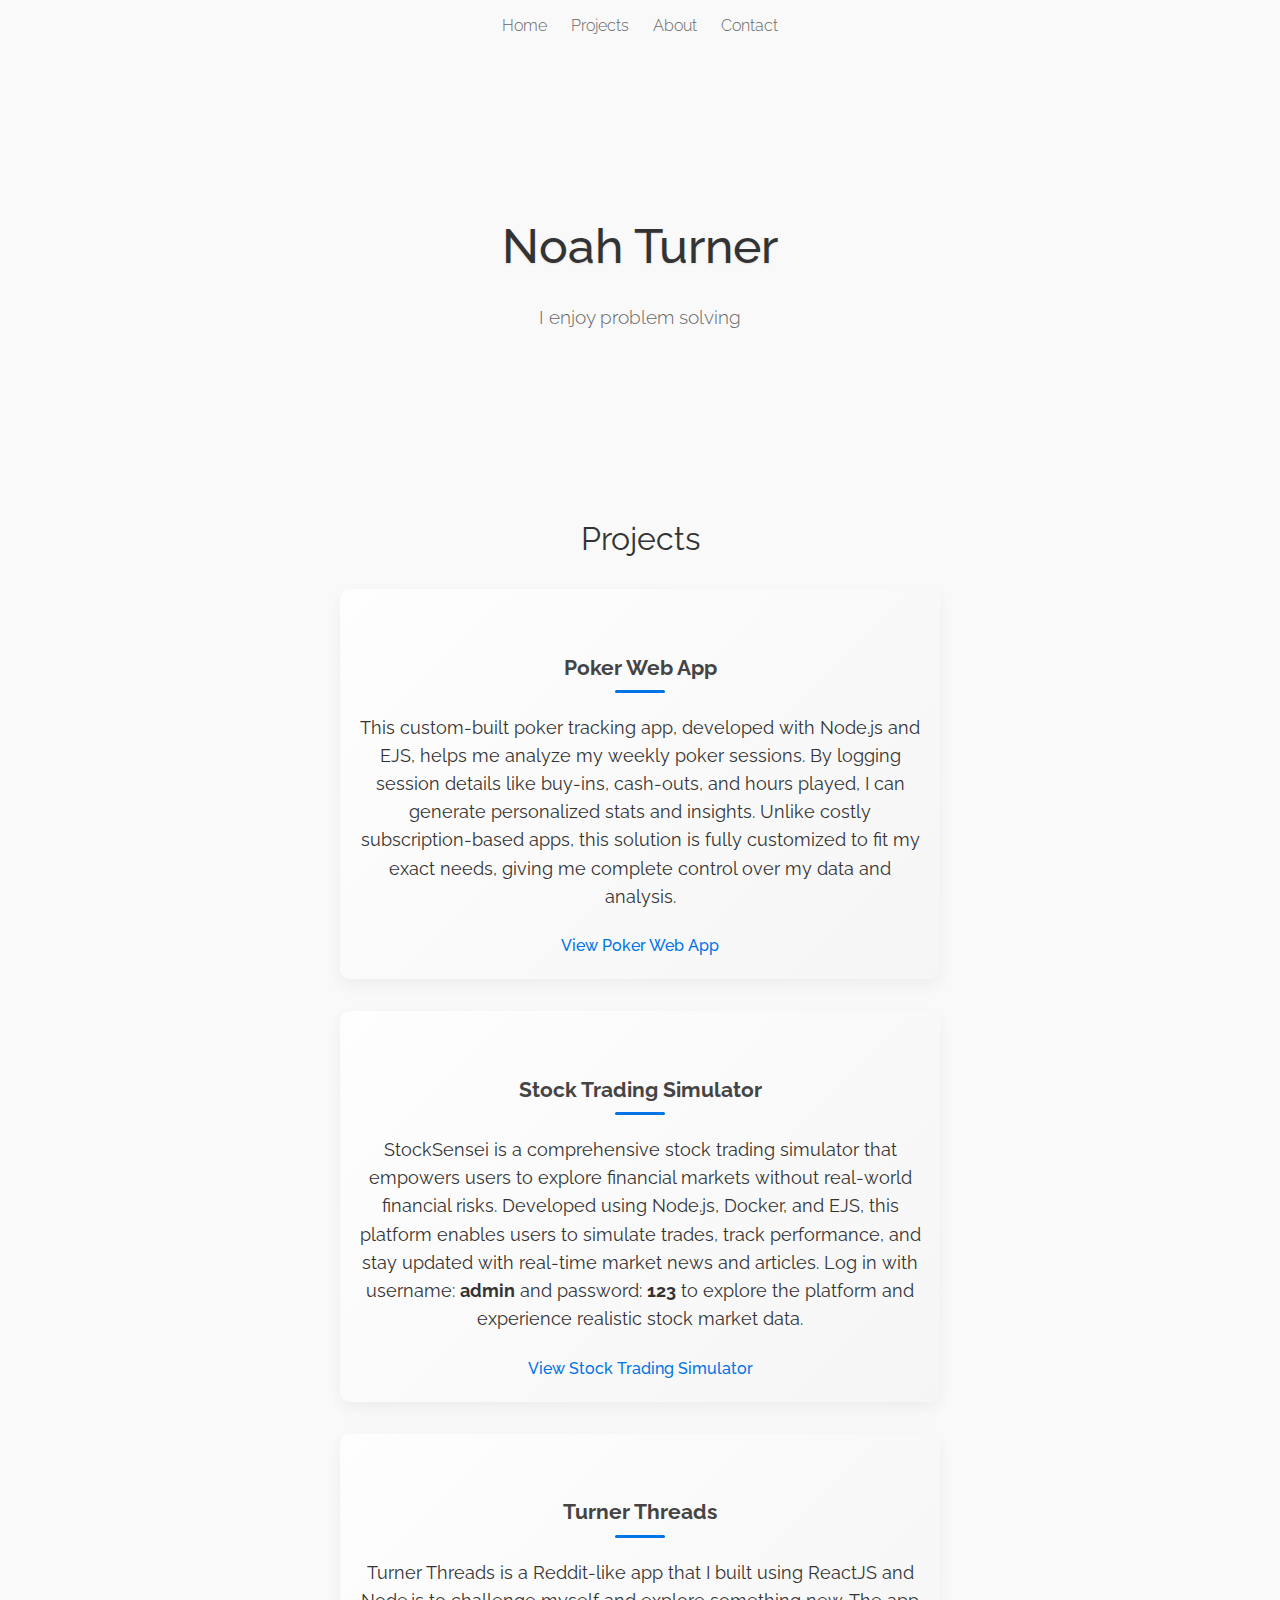
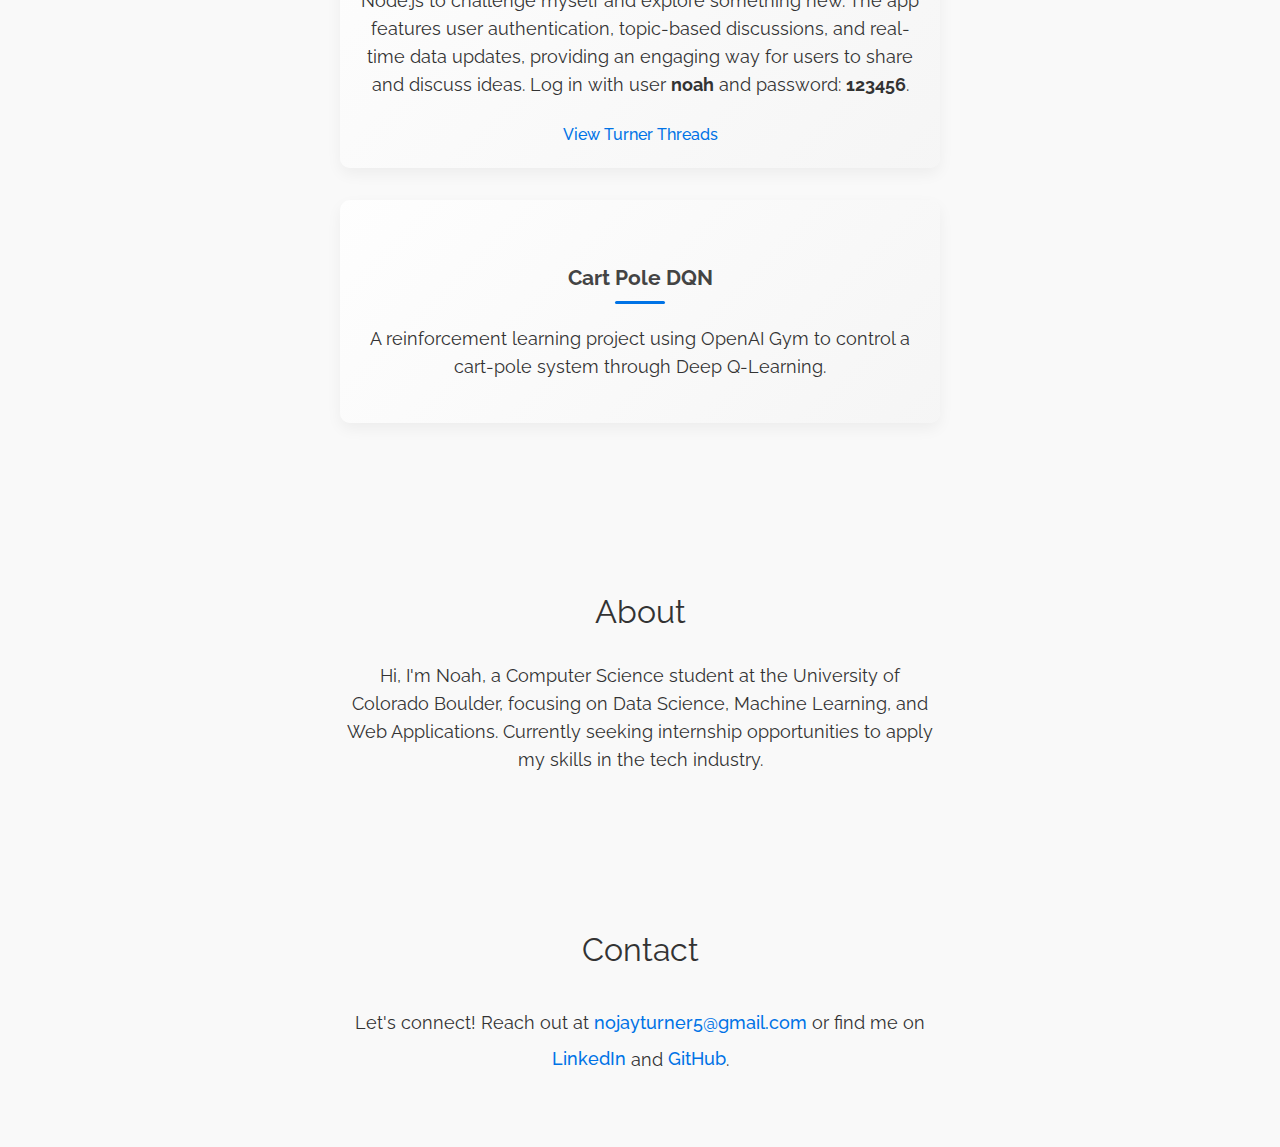
<file: index.html>
<!DOCTYPE html>
<html lang="en">
<head>
    <link rel="icon" type="image/x-icon" href="logoweb.ico" sizes="128x128">

    <meta charset="UTF-8">
    <meta name="viewport" content="width=device-width, initial-scale=1.0">
    <title>Noah Turner - Portfolio</title>
    <link rel="stylesheet" href="style.css">
    <link rel="stylesheet" href="https://fonts.googleapis.com/css2?family=Raleway:wght@300;500&display=swap">
    <link rel="stylesheet" href="https://fonts.googleapis.com/css2?family=Poppins:wght@300;500&display=swap">
</head>
<body>

    <!-- Navigation Menu -->
    <nav>
        <ul>
            <li><a href="#home">Home</a></li>
            <!-- <li><a href="#experience">Experience</a></li> -->
            <li><a href="#projects">Projects</a></li>
            <li><a href="#about">About</a></li>
            <li><a href="#contact">Contact</a></li>
        </ul>
    </nav>

    <!-- Header Section -->
    <header id="home">
        <h1>Noah Turner</h1>
        <p>I enjoy problem solving</p>
    </header>

    <!-- Projects Section -->
    <section id="projects">
        <h2>Projects</h2>

        <div class="project">
            <h3>Poker Web App</h3>
            <p>This custom-built poker tracking app, developed with Node.js and EJS, helps me analyze my weekly poker sessions. By logging session details like buy-ins, cash-outs, and hours played, I can generate personalized stats and insights. Unlike costly subscription-based apps, this solution is fully customized to fit my exact needs, giving me complete control over my data and analysis.</p>
            <a href="http://noahturner.org:8001">View Poker Web App</a>
        </div>

        <div class="project">
            <h3>Stock Trading Simulator</h3>
            <p>StockSensei is a comprehensive stock trading simulator that empowers users to explore financial markets without real-world financial risks. Developed using Node.js, Docker, and EJS, this platform enables users to simulate trades, track performance, and stay updated with real-time market news and articles. Log in with username: <strong>admin</strong> and password: <strong>123</strong> to explore the platform and experience realistic stock market data.</p>
            <a href="http://noahturner.org:8060">View Stock Trading Simulator</a>
        </div>

        <div class="project">
            <h3>Turner Threads</h3>
            <p>Turner Threads is a Reddit-like app that I built using ReactJS and Node.js to challenge myself and explore something new. The app features user authentication, topic-based discussions, and real-time data updates, providing an engaging way for users to share and discuss ideas. Log in with user <strong>noah</strong> and password: <strong>123456</strong>.
            </p>
            <a href="http://noahturner.org:Y5001">View Turner Threads</a>
        </div>

        <div class="project">
            <h3>Cart Pole DQN</h3>
            <p>A reinforcement learning project using OpenAI Gym to control a cart-pole system through Deep Q-Learning.</p>
        </div>
    </section>

    <!-- About Section -->
    <section id="about">
        <h2>About</h2>
        <p>Hi, I'm Noah, a Computer Science student at the University of Colorado Boulder, focusing on Data Science, Machine Learning, and Web Applications. Currently seeking internship opportunities to apply my skills in the tech industry.</p>
    </section>

    <!-- Contact Section -->
    <section id="contact">
        <h2>Contact</h2>
        <p>Let's connect! Reach out at <a href="mailto:nojayturner5@gmail.com">nojayturner5@gmail.com</a> or find me on <a href="https://www.linkedin.com/in/noah-turner-725822313/">LinkedIn</a> and <a href="https://github.com/nojay5">GitHub</a>.</p>
    </section>

</body>
</html>
</file>
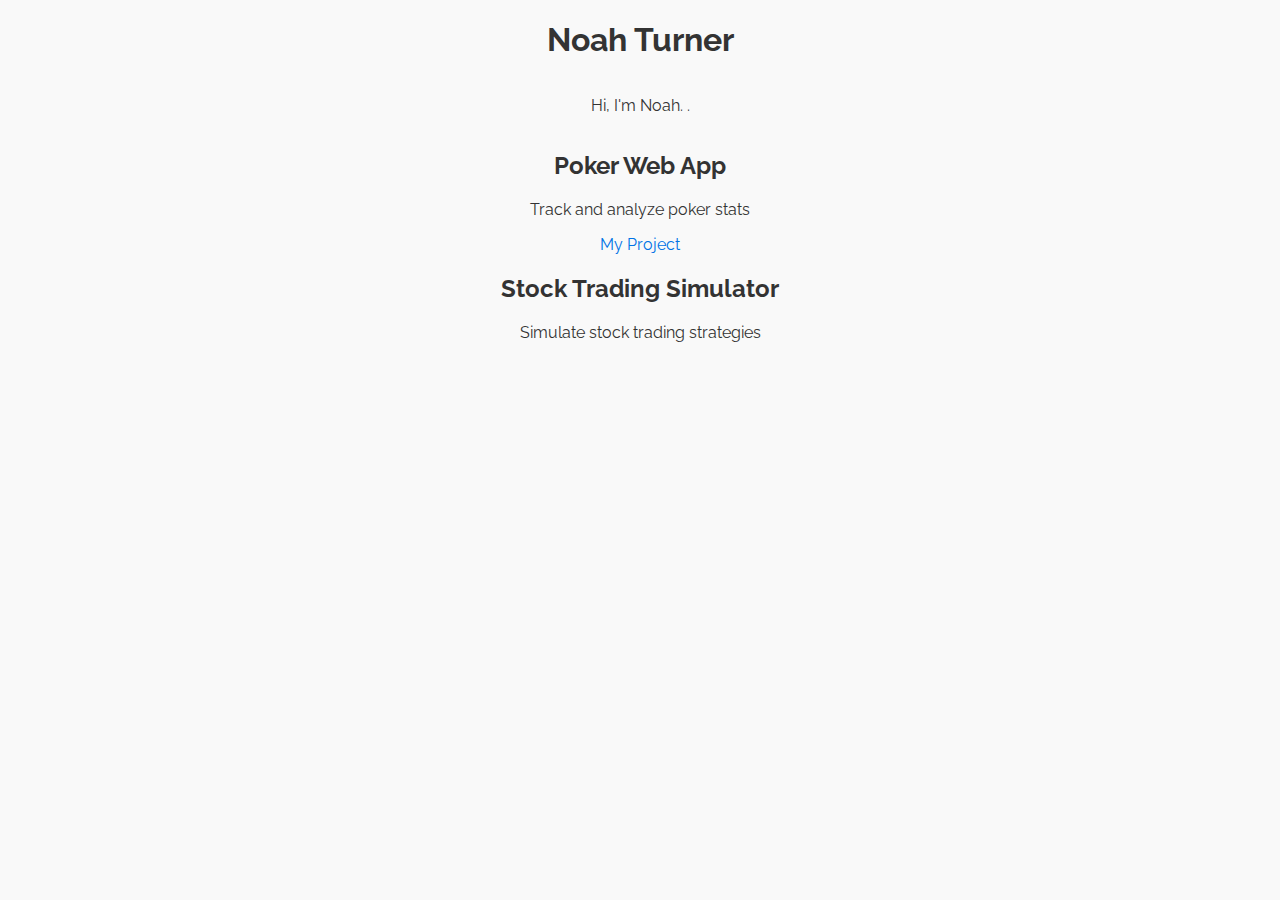
<file: noah.html>
<!DOCTYPE html>
<html lang="en">
<head>
    <meta charset="UTF-8">
    <meta name="viewport" content="width=device-width, initial-scale=1.0">
    <title>Noah Turner - Portfolio</title>
    <link rel="stylesheet" href="style.css">
    <link rel="stylesheet" href="https://fonts.googleapis.com/css2?family=Raleway:wght@300;500&display=swap">
    <link rel="stylesheet" href="https://fonts.googleapis.com/css2?family=Poppins:wght@300;500&display=swap">

</head>
<body>

    <h1>Noah Turner</h1>

    <div class="intro">
        <p>Hi, I'm Noah. .</p>
        
    </div>

    <div class="projects">
        <div class="project-card">
            <h2>Poker Web App</h2>
            <p>Track and analyze poker stats</p>
            <a href="http://13.57.4.178:8001">My Project</a>
        </div>
        <div class="project-card">
            <h2>Stock Trading Simulator</h2>
            <p>Simulate stock trading strategies</p>
        </div>
        <!-- Add more project cards as needed -->
    </div>

</body>
</html>
</file>
<file: style.css>
/* General Styling */
body {
    font-family: 'Raleway', sans-serif;
    color: #333;
    background-color: #f9f9f9;
    margin: 0;
    padding: 0;
    display: flex;
    flex-direction: column;
    align-items: center;
    text-align: center;
}

a {
    color: #0073e6;
    text-decoration: none;
    transition: color 0.2s;
}

a:hover {
    color: #005bb5;
}

/* Centered Content */
section {
    max-width: 600px; /* Narrow width */
    margin: 2em auto;
    padding: 1.5em 0;
}

/* Navigation Styles */
nav ul {
    list-style: none;
    padding: 1em;
    margin: 0;
    display: flex;
    gap: 1.5em;
    font-weight: 300;
}

nav ul li a {
    color: #666;
    font-weight: 300;
}

/* Header Section */
header {
    padding-top: 15vh;
    margin-bottom: 10vh;
    color: #333;
}

header h1 {
    font-size: 3em;
    font-weight: 500;
    color: #333;
    text-shadow: 0px 1px 2px rgba(0, 0, 0, 0.1);
}

header p {
    font-size: 1.2em;
    font-weight: 300;
    color: #666;
    margin-top: 0.5em;
}

/* Organic Section Styling */
#projects h2,
#about h2,
#contact h2 {
    font-size: 2em;
    color: #333;
    font-weight: 400;
    margin-bottom: 1em;
}

/* Project title styling with subtle underlines */
#projects h3 {
    font-size: 1.3em;
    color: #444;
    position: relative;
    margin-top: 2em;
    margin-bottom: 0.5em;
    color: #444;
}

#projects h3:after {
    content: "";
    display: block;
    width: 50px;
    height: 3px;
    background-color: #0073e6;
    margin: 0.5em auto 1em; /* Centered line under each title */
    border-radius: 2px;
}

/* Text styling */
#projects p, #about p, #contact p {
    font-size: 1.1em;
    margin: 0.5em 0 1em;
    line-height: 1.6;
}

/* Link Styling */
#projects a, #contact a {
    font-weight: 500;
    color: #0073e6;
    display: inline-block;
    margin-top: 0.5em;
}

#projects a:hover, #contact a:hover {
    color: #005bb5;
}

/* Divider Styling */
.section-divider {
    width: 100%;
    max-width: 600px;
    height: 1px;
    background-color: #ddd;
    margin: 3em auto; /* Space between sections */
}

/* Background effect for individual project sections */
.project {
    background: linear-gradient(135deg, rgba(255,255,255,0.8), rgba(245,245,245,0.9));
    padding: 1.5em 1em;
    border-radius: 10px;
    margin-bottom: 2em;
    box-shadow: 0 6px 15px rgba(0, 0, 0, 0.05);
    transition: background-color 0.3s;
}

.project:hover {
    background: linear-gradient(135deg, rgba(250,250,250,1), rgba(240,240,240,1));
}
</file>
